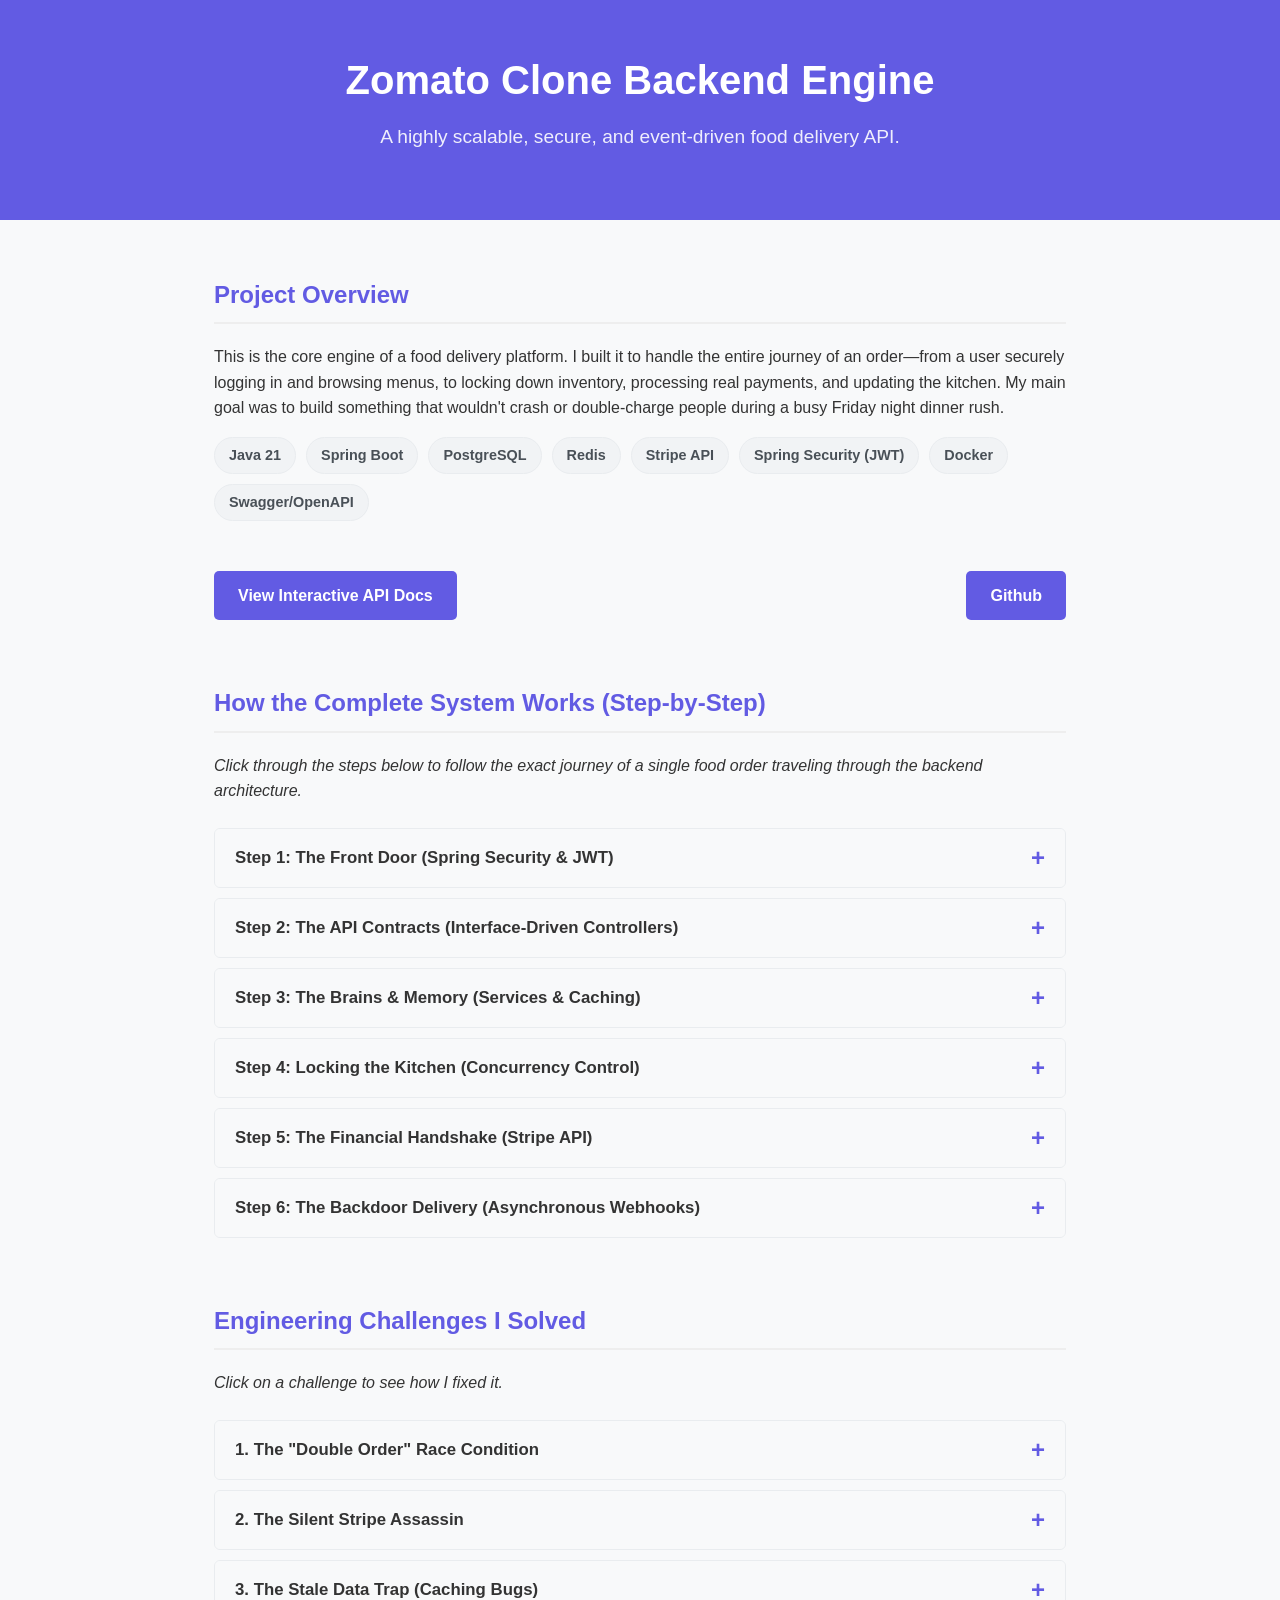
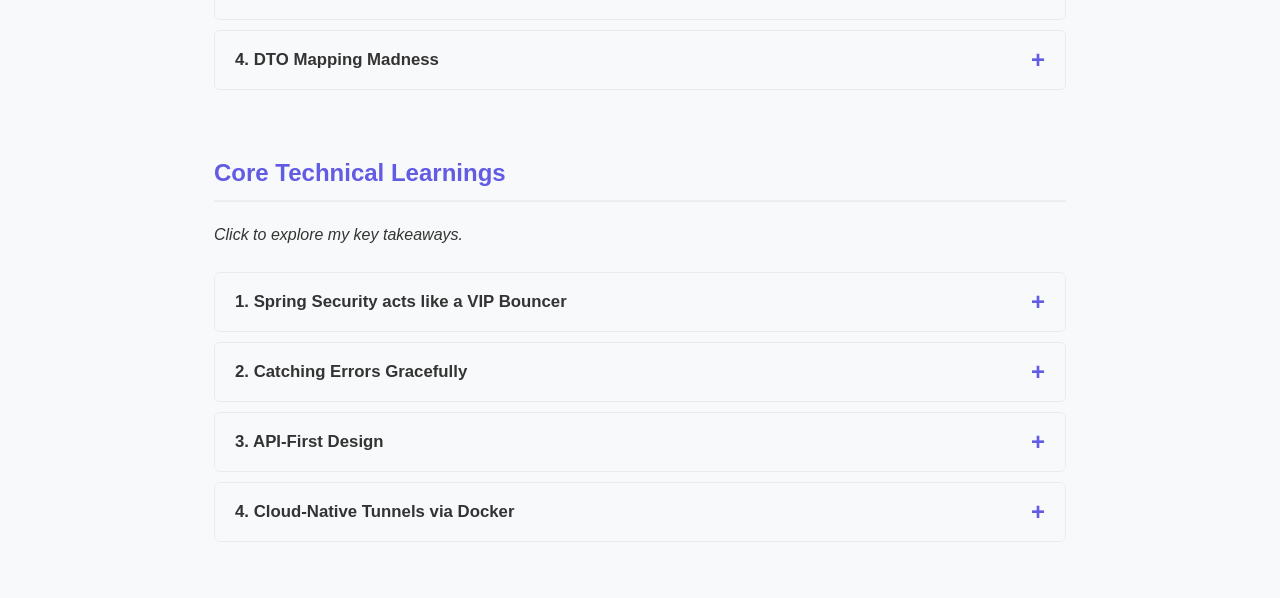
<file: docs/index.html>
<!DOCTYPE html>
<html lang="en">
<head>
    <meta charset="UTF-8">
    <meta name="viewport" content="width=device-width, initial-scale=1.0">
    <title>Zomato Clone - Backend Architecture</title>
    <link rel="stylesheet" href="style.css">
</head>
<body>

<header>
    <h1>Zomato Clone Backend Engine</h1>
    <p>A highly scalable, secure, and event-driven food delivery API.</p>
</header>

<div class="container">

    <section>
        <h2>Project Overview</h2>
        <p>This is the core engine of a food delivery platform. I built it to handle the entire journey of an order—from a user securely logging in and browsing menus, to locking down inventory, processing real payments, and updating the kitchen. My main goal was to build something that wouldn't crash or double-charge people during a busy Friday night dinner rush.</p>
        <div class="tech-stack">
            <span class="badge">Java 21</span>
            <span class="badge">Spring Boot</span>
            <span class="badge">PostgreSQL</span>
            <span class="badge">Redis</span>
            <span class="badge">Stripe API</span>
            <span class="badge">Spring Security (JWT)</span>
            <span class="badge">Docker</span>
            <span class="badge">Swagger/OpenAPI</span>
        </div>
        <br>
       <div class="links">
           <a href="api.html" class="btn">View Interactive API Docs</a>
           <a href="https://github.com/kundan424/ZomatoClone" class="btn"> Github</a>
       </div>
    </section>

    <section>
        <h2>How the Complete System Works (Step-by-Step)</h2>
        <p><em>Click through the steps below to follow the exact journey of a single food order traveling through the backend architecture.</em></p>

        <div class="accordion">
            <div class="accordion-item">
                <button class="accordion-header">Step 1: The Front Door (Spring Security & JWT)</button>
                <div class="accordion-content">
                    <p>When the React frontend sends an HTTP request, it doesn't just walk right in. It hits my Spring Security Filter Chain first. If the user is trying to place an order, the system extracts their JSON Web Token (JWT), validates the cryptographic signature, and sets up a secure context. If the token is missing or expired, the request is instantly rejected with a 403 Forbidden status.</p>
                </div>
            </div>

            <div class="accordion-item">
                <button class="accordion-header">Step 2: The API Contracts (Interface-Driven Controllers)</button>
                <div class="accordion-content">
                    <p>Once cleared by security, the request arrives at the Controller layer. Because I use an API-First design, the request is validated against strict Java Interfaces. This ensures the incoming JSON payload perfectly matches the OpenAPI documentation. If the data is malformed, my Global Exception Handler intercepts it and returns a clean error message before any business logic even runs.</p>
                </div>
            </div>

            <div class="accordion-item">
                <button class="accordion-header">Step 3: The Brains & Memory (Services & Caching)</button>
                <div class="accordion-content">
                    <p>Next, the request enters the Service layer. If the user is simply browsing the restaurant menu, the application bypasses the database entirely and serves the data directly from the Redis Cache for lightning-fast read speeds. If the user is modifying data, the service layer orchestrates the complex business rules.</p>
                </div>
            </div>

            <div class="accordion-item">
                <button class="accordion-header">Step 4: Locking the Kitchen (Concurrency Control)</button>
                <div class="accordion-content">
                    <p>If the user clicks "Checkout," things get serious. The Service layer immediately talks to Redis to establish a Distributed Lock on the specific food items. Once the inventory is secured, the system safely deducts the stock and saves a brand-new order into the PostgreSQL database with a strict "PENDING" status.</p>
                </div>
            </div>

            <div class="accordion-item">
                <button class="accordion-header">Step 5: The Financial Handshake (Stripe API)</button>
                <div class="accordion-content">
                    <p>With the database primed, the backend reaches out to Stripe's servers to generate a highly secure Checkout Session. I inject the internal Order ID into Stripe's hidden metadata. The backend then returns the generated Stripe URL to the frontend, and the user is redirected away from the app to complete their payment securely.</p>
                </div>
            </div>

            <div class="accordion-item">
                <button class="accordion-header">Step 6: The Backdoor Delivery (Asynchronous Webhooks)</button>
                <div class="accordion-content">
                    <p>The moment the user's credit card is approved, Stripe fires an asynchronous HTTP request (a webhook) to my server's hidden backdoor endpoint. My Webhook Controller catches this event, verifies Stripe's cryptographic signature to prevent fraud, extracts the hidden Order ID from the metadata, and finally updates the PostgreSQL database to mark the order as "SUCCESS". The kitchen is officially notified!</p>
                </div>
            </div>
        </div>
    </section>


    <section>
        <h2>Engineering Challenges I Solved</h2>
        <p><em>Click on a challenge to see how I fixed it.</em></p>

        <div class="accordion">
            <div class="accordion-item">
                <button class="accordion-header">1. The "Double Order" Race Condition</button>
                <div class="accordion-content">
                    <p><strong>The Problem:</strong> Imagine two people trying to order the last slice of pizza at the exact same millisecond. If we only rely on the database, both orders might go through!</p>
                    <p><strong>The Fix:</strong> I implemented a Redis Distributed Lock using the <code>setIfAbsent</code> command. It instantly locks the menu item to the first user, deducts the inventory, and then unlocks it. No more ghost pizzas.</p>
                </div>
            </div>

            <div class="accordion-item">
                <button class="accordion-header">2. The Silent Stripe Assassin</button>
                <div class="accordion-content">
                    <p><strong>The Problem:</strong> My frontend was processing payments, but the database order stayed stuck in "Pending". Stripe was sending the webhook, but Spring Boot was silently dropping it because of a hidden API version mismatch.</p>
                    <p><strong>The Fix:</strong> I wrote a robust fallback method using Stripe's "unsafe extraction" mechanism. Now, even if versions mismatch, the system forces the data extraction and updates the database correctly.</p>
                </div>
            </div>

            <div class="accordion-item">
                <button class="accordion-header">3. The Stale Data Trap (Caching Bugs)</button>
                <div class="accordion-content">
                    <p><strong>The Problem:</strong> I added Spring Cache to make loading order histories blazing fast. It worked too well—when a user placed a new order, they couldn't see it because the system kept serving the old cached data!</p>
                    <p><strong>The Fix:</strong> I redesigned the cache layer. I kept <code>@Cacheable</code> for reading data, but injected targeted <code>@CacheEvict</code> annotations on the checkout methods to instantly wipe the old memory the second a new order is placed.</p>
                </div>
            </div>

            <div class="accordion-item">
                <button class="accordion-header">4. DTO Mapping Madness</button>
                <div class="accordion-content">
                    <p><strong>The Problem:</strong> Writing manual getters and setters to convert my massive Database Entities into clean Frontend JSON objects was tedious, messy, and prone to typos.</p>
                    <p><strong>The Fix:</strong> I integrated MapStruct. It automatically generates the mapping code at compile time. This kept my service layer incredibly clean and strictly separated my database layer from the outside world.</p>
                </div>
            </div>
        </div>
    </section>

    <section>
        <h2>Core Technical Learnings</h2>
        <p><em>Click to explore my key takeaways.</em></p>

        <div class="accordion">
            <div class="accordion-item">
                <button class="accordion-header">1. Spring Security acts like a VIP Bouncer</button>
                <div class="accordion-content">
                    <p>I learned that modern APIs don't use simple passwords for every request. I configured a stateless JWT (JSON Web Token) system. I learned how to tweak the <code>SecurityFilterChain</code> to safely let webhooks and documentation through the "front door" for free, while strictly demanding valid tokens for checkout routes.</p>
                </div>
            </div>

            <div class="accordion-item">
                <button class="accordion-header">2. Catching Errors Gracefully</button>
                <div class="accordion-content">
                    <p>Nobody likes seeing a massive, scary Java stack trace on a webpage. I mastered <code>@RestControllerAdvice</code> to catch crashes globally. Now, if someone tries to order an item that doesn't exist, the system catches it and sends the frontend a polite, clean JSON error message instead of crashing.</p>
                </div>
            </div>

            <div class="accordion-item">
                <button class="accordion-header">3. API-First Design</button>
                <div class="accordion-content">
                    <p>I realized that controllers get messy fast when you mix routing, documentation, and logic. I extracted all my Swagger annotations and HTTP routes into pure Java Interfaces. This forces me to design the "contract" first, making my actual controllers beautifully simple.</p>
                </div>
            </div>

            <div class="accordion-item">
                <button class="accordion-header">4. Cloud-Native Tunnels via Docker</button>
                <div class="accordion-content">
                    <p>To test Stripe webhooks, Stripe's servers needed to talk directly to my local laptop. I learned how to spin up the Stripe CLI inside a Docker container to punch a secure tunnel through to my localhost, giving me hands-on experience with modern DevOps workflows.</p>
                </div>
            </div>
        </div>
    </section>

</div>

<script src="script.js"></script>
</body>
</html>
</file>
<file: docs/style.css>
:root {
    --primary-color: #625be3; /* Zomato Red */
    --primary-hover: #9d98eb;
    --bg-color: #f8f9fa;
    --text-color: #333;
    --card-bg: #ffffff;
    --border-radius: 8px;
}

body {
    font-family: -apple-system, BlinkMacSystemFont, "Segoe UI", Roboto, Helvetica, Arial, sans-serif;
    line-height: 1.6;
    color: var(--text-color);
    background-color: var(--bg-color);
    margin: 0;
    padding: 0;
}


header {
    background-color: var(--primary-color);
    color: white;
    padding: 3rem 2rem;
    text-align: center;
}

header h1 {
    margin: 0;
    font-size: 2.5rem;
}

header p {
    font-size: 1.2rem;
    opacity: 0.9;
    margin-top: 10px;
}

.container {
    max-width: 900px;
    margin: 2rem auto;
    padding: 0 2rem;
}

section {
    padding: 1.5rem;
    margin-bottom: 1rem;
}

h2 {
    color: var(--primary-color);
    border-bottom: 2px solid #eee;
    padding-bottom: 0.5rem;
    margin-top: 0;
}

/* Tech Stack Badges */
.tech-stack {
    display: flex;
    flex-wrap: wrap;
    gap: 10px;
    margin-top: 1rem;
}

.badge {
    background-color: #f1f3f5;
    color: #495057;
    padding: 6px 14px;
    border-radius: 20px;
    font-size: 0.9rem;
    font-weight: 600;
    border: 1px solid #e9ecef;
}

/* Primary Button */
.btn {
    display: inline-block;
    background-color: var(--primary-color);
    color: white;
    text-decoration: none;
    padding: 12px 24px;
    border-radius: 5px;
    font-weight: bold;
    margin-top: 1.5rem;
    transition: background 0.3s;
}

.btn:hover {
    background-color: var(--primary-hover);
}

/* Accordion Styling */
.accordion {
    margin-top: 1.5rem;
    display: flex;
    flex-direction: column;
    gap: 10px;
}

.accordion-item {
    border: 1px solid #e9ecef;
    border-radius: 6px;
    overflow: hidden;
}

.accordion-header {
    width: 100%;
    background-color: #f8f9fa;
    color: #333;
    padding: 15px 20px;
    font-size: 1.05rem;
    font-weight: 600;
    text-align: left;
    border: none;
    cursor: pointer;
    outline: none;
    transition: background-color 0.2s ease;
    display: flex;
    justify-content: space-between;
    align-items: center;
}

.accordion-header:hover {
    background-color: #e9ecef;
}

/* Add a plus/minus icon using CSS */
.accordion-header::after {
    content: '+';
    font-size: 1.5rem;
    color: var(--primary-color);
    transition: transform 0.3s ease;
}

/* When the accordion is active, change the icon */
.accordion-header.active::after {
    content: '−';
}

.accordion-content {
    background-color: white;
    max-height: 0;
    overflow: hidden;
    transition: max-height 0.3s ease-out, padding 0.3s ease;
    padding: 0 20px; /* Start with no vertical padding */
}

/* When active, expand the content */
.accordion-content.show {
    /* Set a high max-height so it naturally fits the text */
    max-height: 500px;
    padding: 15px 20px;
}

.accordion-content p {
    margin-top: 0;
    margin-bottom: 10px;
    font-size: 0.95rem;
    color: #555;
}

.links{
    display: flex;
    justify-content: space-between;
}
</file>
